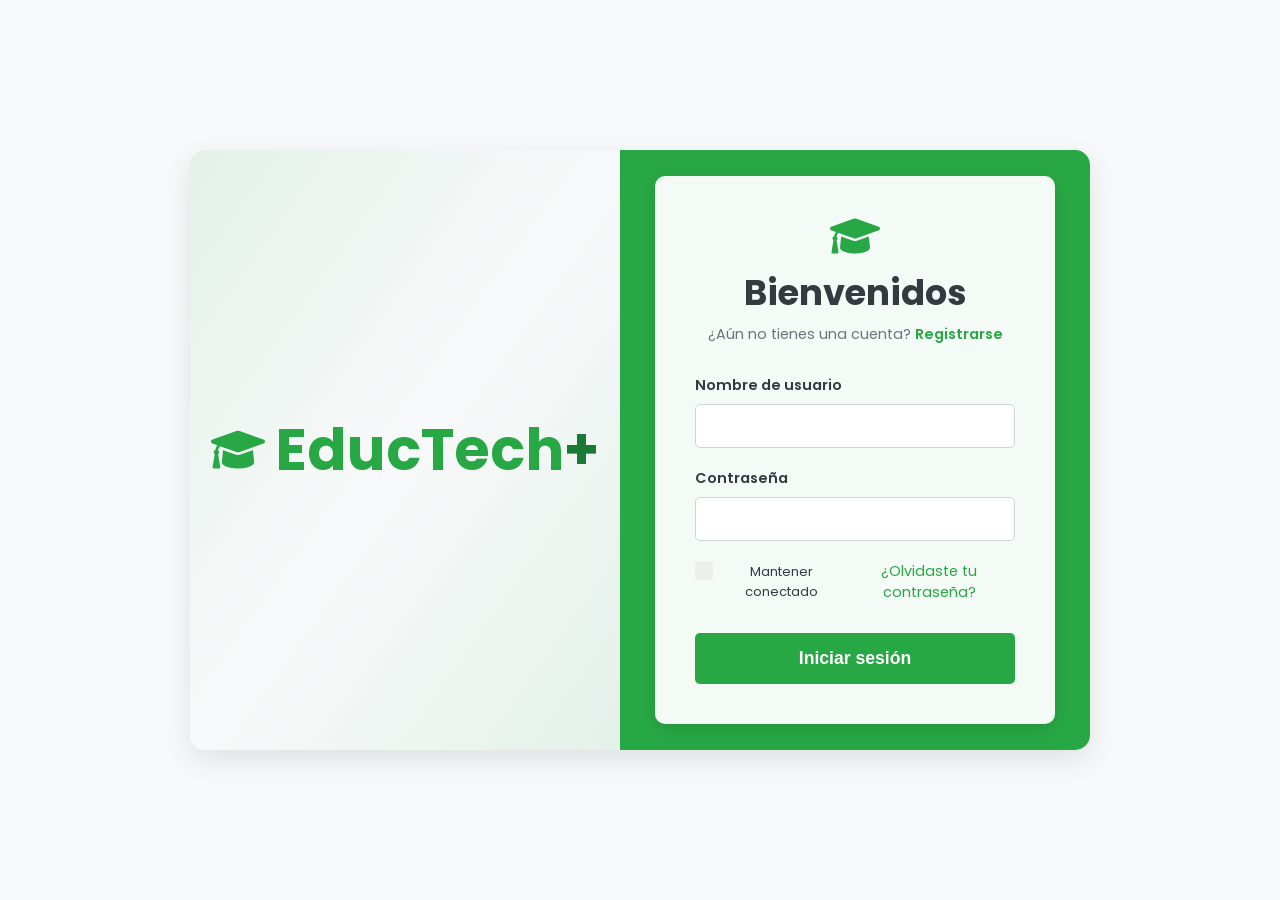
<file: Frontend/index.html>
<!DOCTYPE html>
<html lang="es">
<head>
    <meta charset="UTF-8">
    <meta name="viewport" content="width=device-width, initial-scale=1.0">
    <title>Bienvenido a EducTech</title>
    <link rel="stylesheet" href="style.css">
    <link rel="stylesheet" href="https://cdnjs.cloudflare.com/ajax/libs/font-awesome/6.0.0-beta3/css/all.min.css">
</head>
<body>
    <div class="login-container">
        <div class="left-panel">
            <div class="logo">
                <i class="fas fa-graduation-cap"></i>
                <h1>EducTech<span>+</span></h1>
            </div>
        </div>
        <div class="right-panel">
            <div class="login-form">
                <div class="header">
                    <i class="fas fa-graduation-cap"></i>
                    <h2>Bienvenidos</h2>
                    <p>¿Aún no tienes una cuenta? <a href="#">Registrarse</a></p>
                </div>
                <form>
                    <div class="input-group">
                        <label for="username">Nombre de usuario</label>
                        <input type="text" id="username" name="username">
                    </div>
                    <div class="input-group">
                        <label for="password">Contraseña</label>
                        <input type="password" id="password" name="password">
                    </div>
                    <div class="options-group">
                        <label class="checkbox-container">
                            <input type="checkbox"> Mantener conectado
                            <span class="checkmark"></span>
                        </label>
                        <a href="#">¿Olvidaste tu contraseña?</a>
                    </div>
                    <button type="submit" class="login-button">Iniciar sesión</button>
                </form>
            </div>
        </div>
    </div>
</body>
</html>
</file>
<file: Frontend/style.css>
@import url('https://fonts.googleapis.com/css2?family=Poppins:wght@400;600;700&display=swap');

:root {
    --primary-green: #28a745;
    --dark-green: #1a7a33;
    --light-gray: #f8f9fa;
    --text-color: #343a40;
    --white: #ffffff;
    --circuit-pattern: url("data:image/svg+xml,%3Csvg width='20' height='20' viewBox='0 0 20 20' xmlns='http://www.w3.org/2000/svg'%3E%3Cg fill='%2328a745' fill-opacity='0.1'%3E%3Cpath fill-rule='evenodd' d='M0 10V0h10a1 1 0 0 1 1 1v9h9v10H10a1 1 0 0 1-1-1V10H0zm2 0h7v7H2v-7zm2-7h3v3H4V3z'/%3E%3C/g%3E%3C/svg%3E");
}

* {
    margin: 0;
    padding: 0;
    box-sizing: border-box;
}

body {
    font-family: 'Poppins', sans-serif;
    display: flex;
    justify-content: center;
    align-items: center;
    min-height: 100vh;
    background-color: var(--light-gray);
}

.login-container {
    display: flex;
    width: 900px; /* Ancho fijo como en la imagen */
    height: 600px; /* Alto fijo como en la imagen */
    box-shadow: 0 10px 30px rgba(0, 0, 0, 0.1);
    border-radius: 15px;
    overflow: hidden;
    background-color: var(--white);
}

/* --- Panel Izquierdo --- */
.left-panel {
    flex: 1;
    background-color: var(--light-gray); /* Color de fondo del panel izquierdo */
    display: flex;
    justify-content: center;
    align-items: center;
    position: relative;
}

.left-panel .logo {
    display: flex;
    align-items: center;
    color: var(--primary-green);
    font-size: 1.8em;
    font-weight: 700;
    position: relative; /* Para el degradado de fondo */
    z-index: 1; /* Para que el logo esté por encima del pseudo-elemento */
}

.left-panel .logo i {
    font-size: 1.5em; /* Tamaño del gorro */
    margin-right: 10px;
}

.left-panel .logo span {
    color: var(--dark-green);
}

/* Degradado de fondo del panel izquierdo */
.left-panel::before {
    content: '';
    position: absolute;
    top: 0;
    left: 0;
    width: 100%;
    height: 100%;
    background: linear-gradient(to bottom right, var(--primary-green) 0%, rgba(255,255,255,0) 50%, var(--primary-green) 100%);
    opacity: 0.1; /* Ajusta la opacidad del degradado */
}


/* --- Panel Derecho --- */
.right-panel {
    flex: 1;
    background-color: var(--primary-green); /* Fondo verde principal */
    background-image: var(--circuit-pattern); /* Patrón de circuito */
    background-size: 20px 20px;
    display: flex;
    justify-content: center;
    align-items: center;
    position: relative;
    padding: 20px;
}

.login-form {
    background-color: rgba(255, 255, 255, 0.95); /* Fondo ligeramente transparente */
    padding: 40px;
    border-radius: 10px;
    width: 100%;
    max-width: 400px;
    text-align: center;
    box-shadow: 0 5px 15px rgba(0, 0, 0, 0.1);
}

.login-form .header i {
    font-size: 2.5em;
    color: var(--primary-green);
    margin-bottom: 10px;
}

.login-form .header h2 {
    color: var(--text-color);
    font-size: 2.2em;
    margin-bottom: 5px;
}

.login-form .header p {
    color: #6c757d;
    font-size: 0.9em;
    margin-bottom: 30px;
}

.login-form .header a {
    color: var(--primary-green);
    text-decoration: none;
    font-weight: 600;
}

.input-group {
    text-align: left;
    margin-bottom: 20px;
}

.input-group label {
    display: block;
    margin-bottom: 8px;
    color: var(--text-color);
    font-weight: 600;
    font-size: 0.9em;
}

.input-group input[type="text"],
.input-group input[type="password"] {
    width: 100%;
    padding: 12px;
    border: 1px solid #ced4da;
    border-radius: 5px;
    font-size: 1em;
    outline: none;
    transition: border-color 0.3s;
}

.input-group input[type="text"]:focus,
.input-group input[type="password"]:focus {
    border-color: var(--primary-green);
}

.options-group {
    display: flex;
    justify-content: space-between;
    align-items: center;
    margin-bottom: 30px;
    font-size: 0.9em;
}

.options-group a {
    color: var(--primary-green);
    text-decoration: none;
}

/* Custom Checkbox */
.checkbox-container {
    display: block;
    position: relative;
    padding-left: 25px;
    margin-bottom: 0;
    cursor: pointer;
    font-size: 0.9em;
    -webkit-user-select: none;
    -moz-user-select: none;
    -ms-user-select: none;
    user-select: none;
    color: var(--text-color);
}

.checkbox-container input {
    position: absolute;
    opacity: 0;
    cursor: pointer;
    height: 0;
    width: 0;
}

.checkmark {
    position: absolute;
    top: 0;
    left: 0;
    height: 18px;
    width: 18px;
    background-color: #eee;
    border-radius: 3px;
}

.checkbox-container:hover input ~ .checkmark {
    background-color: #ccc;
}

.checkbox-container input:checked ~ .checkmark {
    background-color: var(--primary-green);
}

.checkmark:after {
    content: "";
    position: absolute;
    display: none;
}

.checkbox-container input:checked ~ .checkmark:after {
    display: block;
}

.checkbox-container .checkmark:after {
    left: 6px;
    top: 3px;
    width: 5px;
    height: 10px;
    border: solid white;
    border-width: 0 2px 2px 0;
    -webkit-transform: rotate(45deg);
    -ms-transform: rotate(45deg);
    transform: rotate(45deg);
}


.login-button {
    width: 100%;
    padding: 15px;
    background-color: var(--primary-green);
    color: var(--white);
    border: none;
    border-radius: 5px;
    font-size: 1.1em;
    font-weight: 600;
    cursor: pointer;
    transition: background-color 0.3s ease;
}

.login-button:hover {
    background-color: var(--dark-green);
}

/* --- Responsive Design --- */
@media (max-width: 768px) {
    .login-container {
        flex-direction: column;
        width: 100%;
        height: auto;
        border-radius: 0;
        box-shadow: none;
    }
    .left-panel {
        display: none; /* Oculta el panel izquierdo en móviles */
    }
    .right-panel {
        width: 100%;
        padding: 40px 20px;
        min-height: 100vh;
        border-radius: 0;
    }
    .login-form {
        max-width: 100%;
        padding: 30px;
    }
    .login-form .header h2 {
        font-size: 1.8em;
    }
}
</file>
